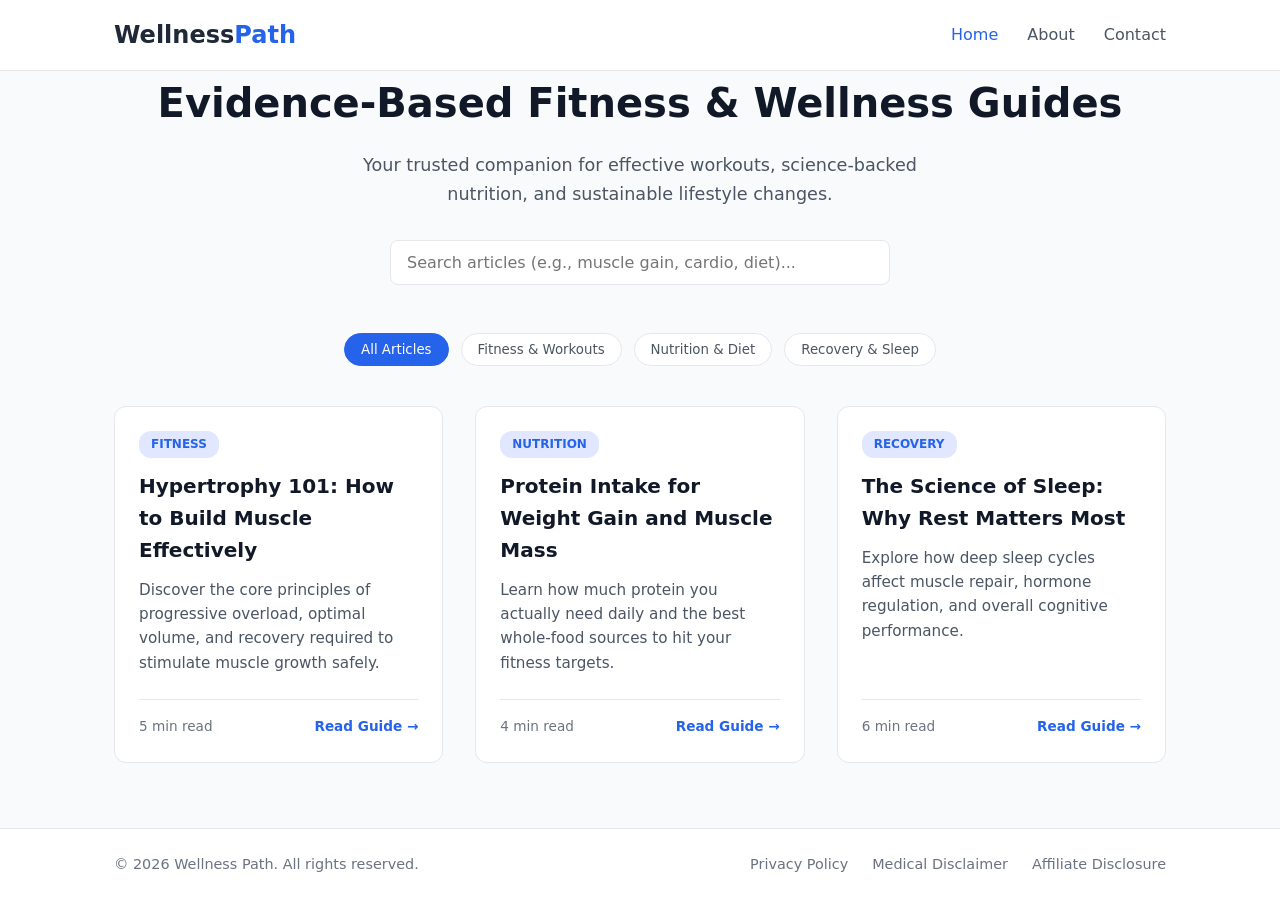
<file: frontend/index.html>
<!DOCTYPE html>
<html lang="en">
<head>
    <meta charset="UTF-8">
    <meta name="viewport" content="width=device-width, initial-scale=1.0">
    <title>Wellness Path - Expert Fitness & Health Guides</title>
    <link rel="stylesheet" href="style.css">
</head>
<body>
    <header>
        <div class="container nav-container">
            <a href="index.html" class="logo">Wellness<span>Path</span></a>
            <nav>
                <a href="index.html" class="active">Home</a>
                <a href="about.html">About</a>
                <a href="contact.html">Contact</a>
            </nav>
        </div>
    </header>

    <main class="container">
        <section class="hero">
            <h1>Evidence-Based Fitness & Wellness Guides</h1>
            <p>Your trusted companion for effective workouts, science-backed nutrition, and sustainable lifestyle changes.</p>
            <div class="search-box">
                <input type="text" id="searchInput" placeholder="Search articles (e.g., muscle gain, cardio, diet)...">
            </div>
        </section>

        <section class="categories">
            <button class="cat-btn active" data-category="all">All Articles</button>
            <button class="cat-btn" data-category="fitness">Fitness & Workouts</button>
            <button class="cat-btn" data-category="nutrition">Nutrition & Diet</button>
            <button class="cat-btn" data-category="recovery">Recovery & Sleep</button>
        </section>

        <section class="articles-grid" id="articlesGrid">
            <!-- Article Card 1 -->
            <article class="article-card" data-category="fitness">
                <div class="card-content">
                    <span class="badge">Fitness</span>
                    <h2>Hypertrophy 101: How to Build Muscle Effectively</h2>
                    <p class="excerpt">Discover the core principles of progressive overload, optimal volume, and recovery required to stimulate muscle growth safely.</p>
                    <div class="card-footer">
                        <span>5 min read</span>
                        <a href="#" class="read-more">Read Guide &rarr;</a>
                    </div>
                </div>
            </article>

            <!-- Article Card 2 -->
            <article class="article-card" data-category="nutrition">
                <div class="card-content">
                    <span class="badge">Nutrition</span>
                    <h2>Protein Intake for Weight Gain and Muscle Mass</h2>
                    <p class="excerpt">Learn how much protein you actually need daily and the best whole-food sources to hit your fitness targets.</p>
                    <div class="card-footer">
                        <span>4 min read</span>
                        <a href="#" class="read-more">Read Guide &rarr;</a>
                    </div>
                </div>
            </article>

            <!-- Article Card 3 -->
            <article class="article-card" data-category="recovery">
                <div class="card-content">
                    <span class="badge">Recovery</span>
                    <h2>The Science of Sleep: Why Rest Matters Most</h2>
                    <p class="excerpt">Explore how deep sleep cycles affect muscle repair, hormone regulation, and overall cognitive performance.</p>
                    <div class="card-footer">
                        <span>6 min read</span>
                        <a href="#" class="read-more">Read Guide &rarr;</a>
                    </div>
                </div>
            </article>
        </section>
    </main>

    <footer>
        <div class="container footer-content">
            <p>&copy; 2026 Wellness Path. All rights reserved.</p>
            <div class="footer-links">
                <a href="privacy.html">Privacy Policy</a>
                <a href="disclaimer.html">Medical Disclaimer</a>
                <a href="affiliate-disclosure.html">Affiliate Disclosure</a>
            </div>
        </div>
    </footer>

    <script src="script.js"></script>
</body>
</html>
</file>
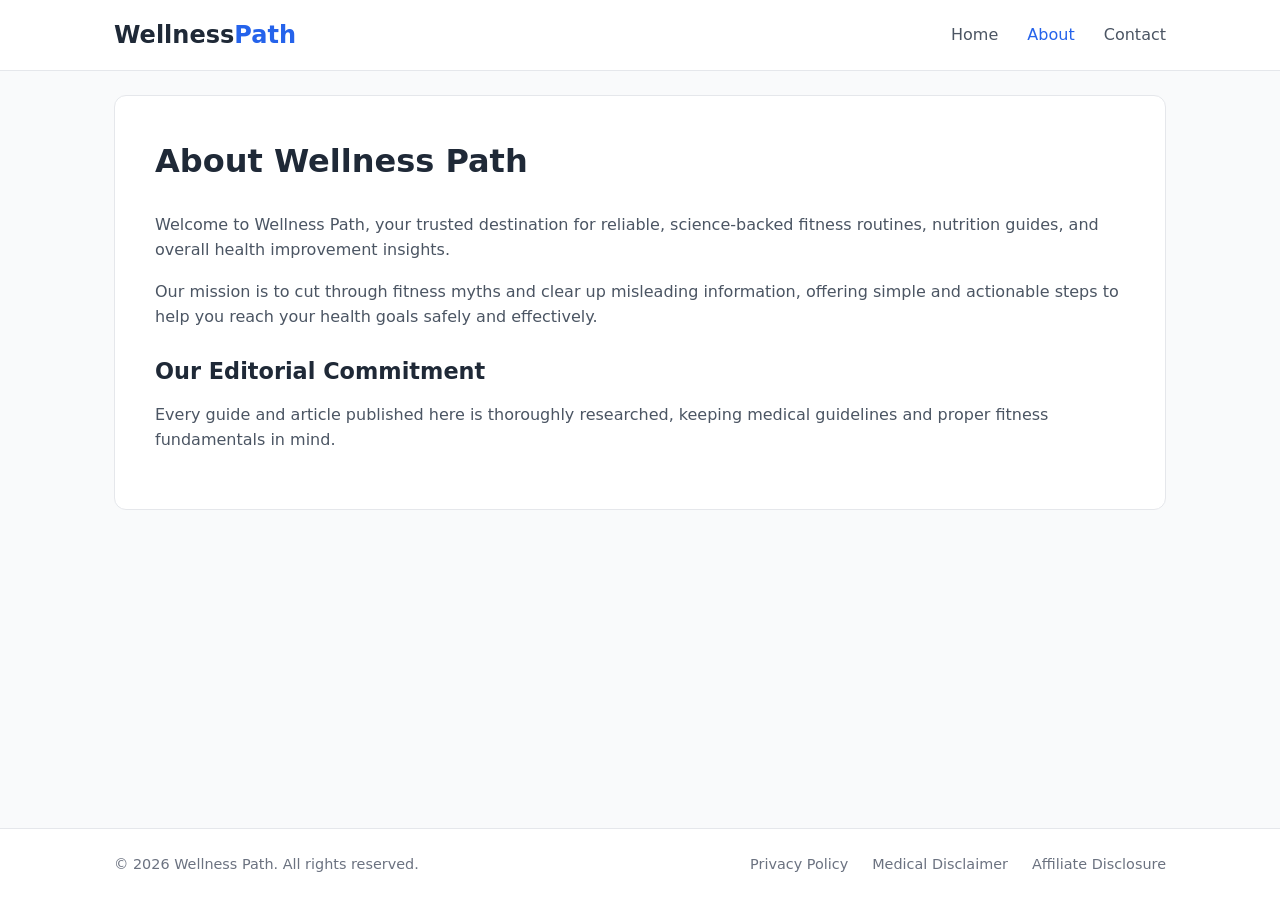
<file: frontend/about.html>
<!DOCTYPE html>
<html lang="en">
<head>
    <meta charset="UTF-8">
    <meta name="viewport" content="width=device-width, initial-scale=1.0">
    <title>About Us - Wellness Path</title>
    <link rel="stylesheet" href="style.css">
</head>
<body>
    <header>
        <div class="container nav-container">
            <a href="index.html" class="logo">Wellness<span>Path</span></a>
            <nav>
                <a href="index.html">Home</a>
                <a href="about.html" class="active">About</a>
                <a href="contact.html">Contact</a>
            </nav>
        </div>
    </header>

    <main class="container">
        <div class="content-page">
            <h1>About Wellness Path</h1>
            <p>Welcome to Wellness Path, your trusted destination for reliable, science-backed fitness routines, nutrition guides, and overall health improvement insights.</p>
            <p>Our mission is to cut through fitness myths and clear up misleading information, offering simple and actionable steps to help you reach your health goals safely and effectively.</p>
            
            <h2>Our Editorial Commitment</h2>
            <p>Every guide and article published here is thoroughly researched, keeping medical guidelines and proper fitness fundamentals in mind.</p>
        </div>
    </main>

    <footer>
        <div class="container footer-content">
            <p>&copy; 2026 Wellness Path. All rights reserved.</p>
            <div class="footer-links">
                <a href="privacy.html">Privacy Policy</a>
                <a href="disclaimer.html">Medical Disclaimer</a>
                <a href="affiliate-disclosure.html">Affiliate Disclosure</a>
            </div>
        </div>
    </footer>
</body>
</html>
</file>
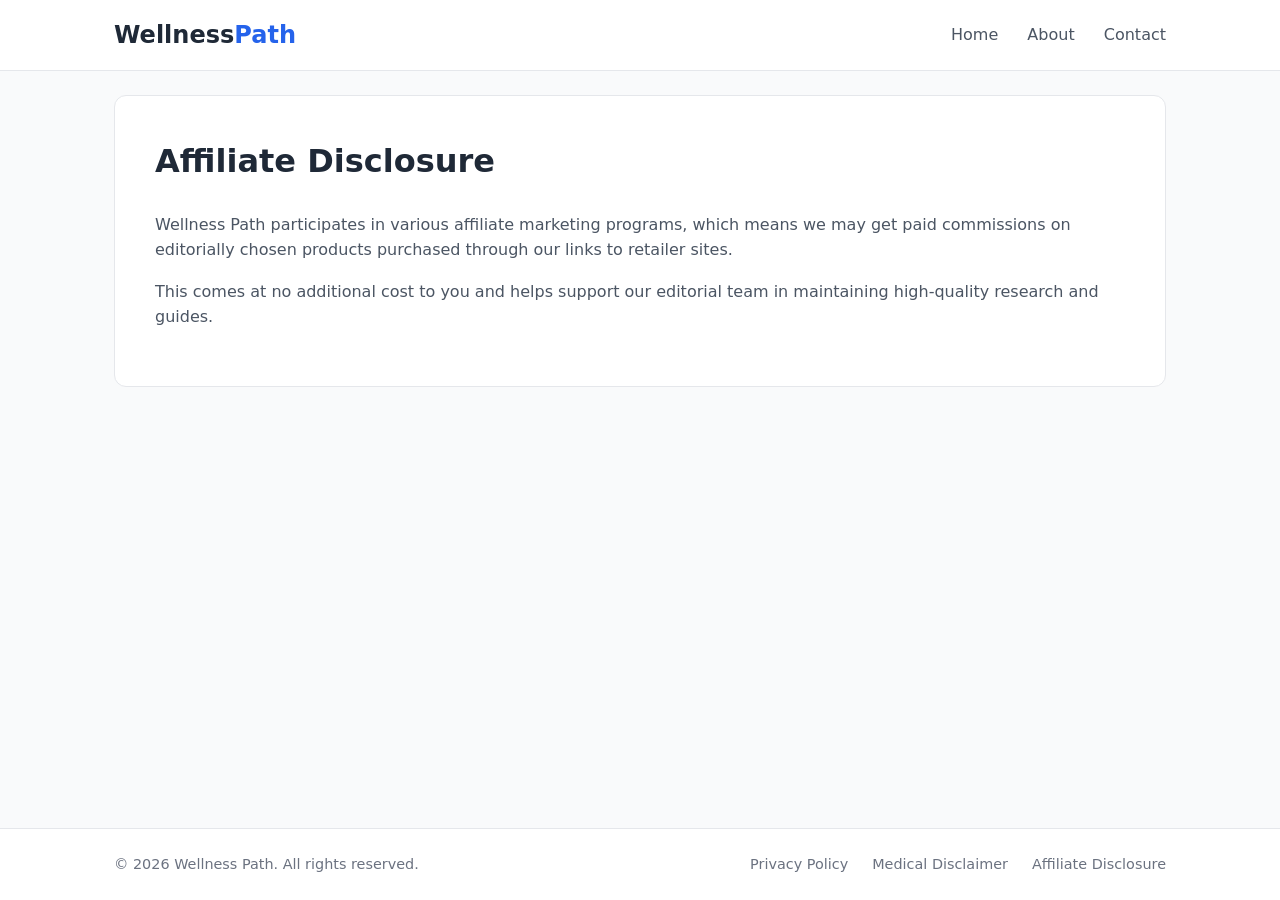
<file: frontend/affiliate-disclosure.html>
<!DOCTYPE html>
<html lang="en">
<head>
    <meta charset="UTF-8">
    <meta name="viewport" content="width=device-width, initial-scale=1.0">
    <title>Affiliate Disclosure - Wellness Path</title>
    <link rel="stylesheet" href="style.css">
</head>
<body>
    <header>
        <div class="container nav-container">
            <a href="index.html" class="logo">Wellness<span>Path</span></a>
            <nav>
                <a href="index.html">Home</a>
                <a href="about.html">About</a>
                <a href="contact.html">Contact</a>
            </nav>
        </div>
    </header>

    <main class="container">
        <div class="content-page">
            <h1>Affiliate Disclosure</h1>
            <p>Wellness Path participates in various affiliate marketing programs, which means we may get paid commissions on editorially chosen products purchased through our links to retailer sites.</p>
            <p>This comes at no additional cost to you and helps support our editorial team in maintaining high-quality research and guides.</p>
        </div>
    </main>

    <footer>
        <div class="container footer-content">
            <p>&copy; 2026 Wellness Path. All rights reserved.</p>
            <div class="footer-links">
                <a href="privacy.html">Privacy Policy</a>
                <a href="disclaimer.html">Medical Disclaimer</a>
                <a href="affiliate-disclosure.html">Affiliate Disclosure</a>
            </div>
        </div>
    </footer>
</body>
</html>
</file>
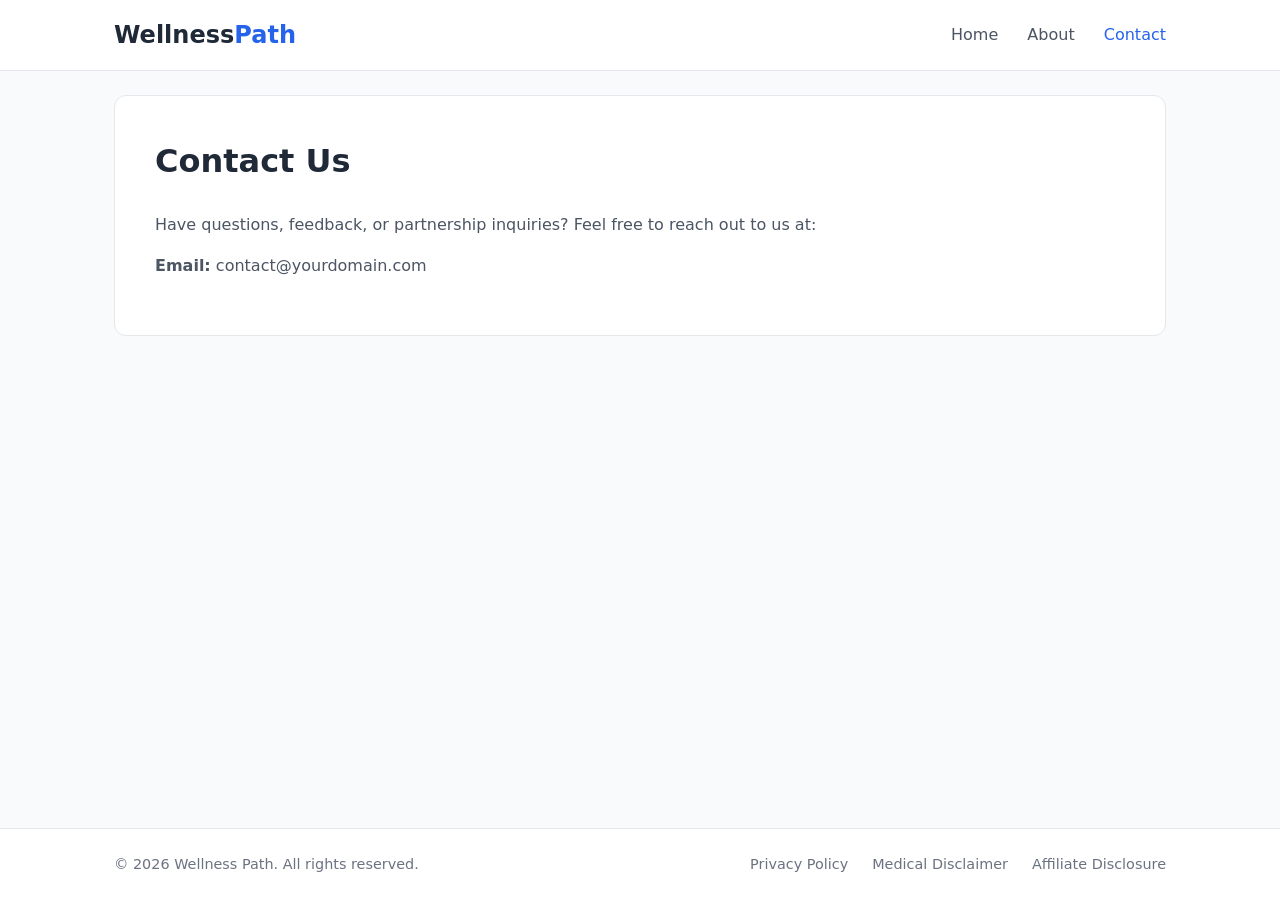
<file: frontend/contact.html>
<!DOCTYPE html>
<html lang="en">
<head>
    <meta charset="UTF-8">
    <meta name="viewport" content="width=device-width, initial-scale=1.0">
    <title>Contact Us - Wellness Path</title>
    <link rel="stylesheet" href="style.css">
</head>
<body>
    <header>
        <div class="container nav-container">
            <a href="index.html" class="logo">Wellness<span>Path</span></a>
            <nav>
                <a href="index.html">Home</a>
                <a href="about.html">About</a>
                <a href="contact.html" class="active">Contact</a>
            </nav>
        </div>
    </header>

    <main class="container">
        <div class="content-page">
            <h1>Contact Us</h1>
            <p>Have questions, feedback, or partnership inquiries? Feel free to reach out to us at:</p>
            <p><strong>Email:</strong> contact@yourdomain.com</p>
        </div>
    </main>

    <footer>
        <div class="container footer-content">
            <p>&copy; 2026 Wellness Path. All rights reserved.</p>
            <div class="footer-links">
                <a href="privacy.html">Privacy Policy</a>
                <a href="disclaimer.html">Medical Disclaimer</a>
                <a href="affiliate-disclosure.html">Affiliate Disclosure</a>
            </div>
        </div>
    </footer>
</body>
</html>
</file>
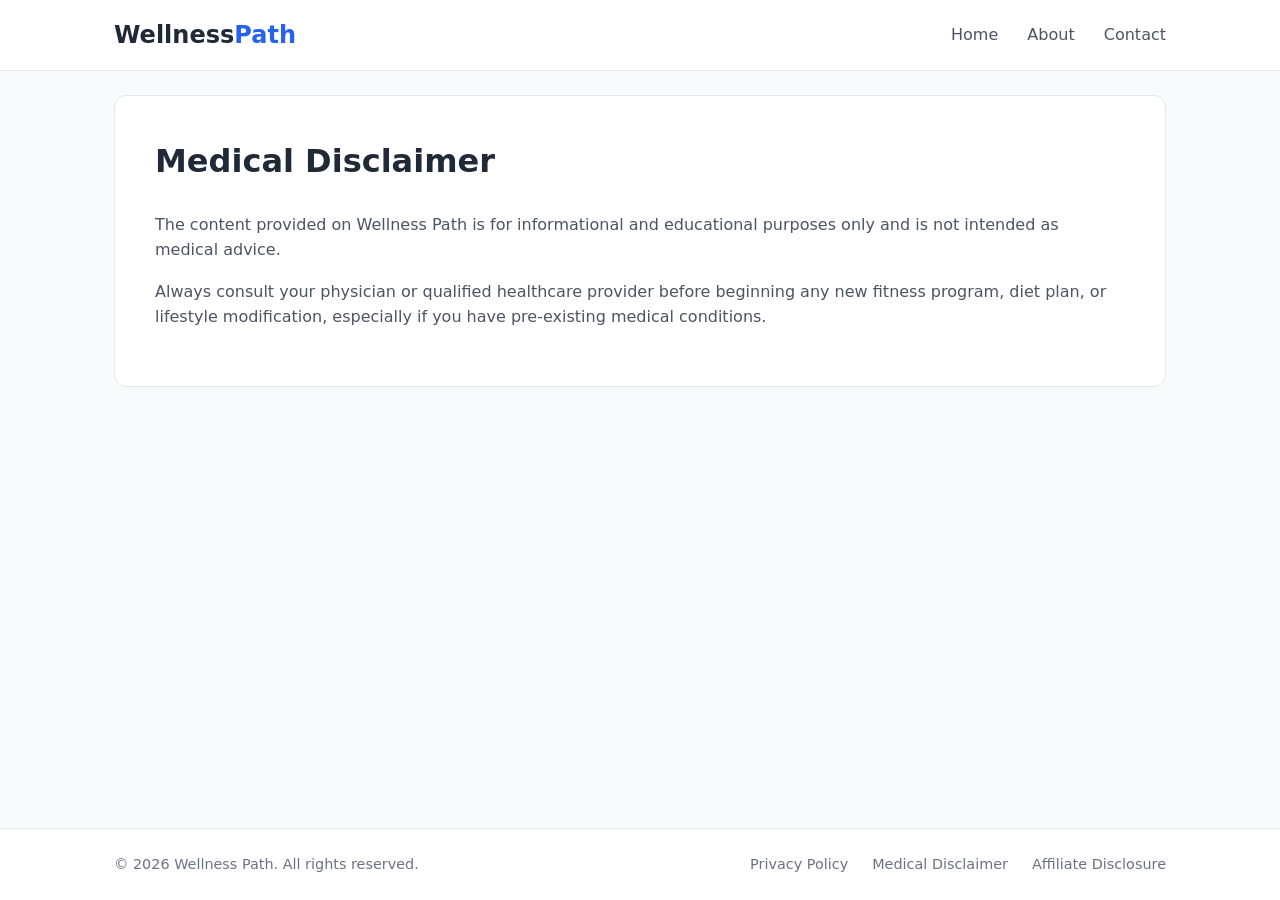
<file: frontend/disclaimer.html>
<!DOCTYPE html>
<html lang="en">
<head>
    <meta charset="UTF-8">
    <meta name="viewport" content="width=device-width, initial-scale=1.0">
    <title>Medical Disclaimer - Wellness Path</title>
    <link rel="stylesheet" href="style.css">
</head>
<body>
    <header>
        <div class="container nav-container">
            <a href="index.html" class="logo">Wellness<span>Path</span></a>
            <nav>
                <a href="index.html">Home</a>
                <a href="about.html">About</a>
                <a href="contact.html">Contact</a>
            </nav>
        </div>
    </header>

    <main class="container">
        <div class="content-page">
            <h1>Medical Disclaimer</h1>
            <p>The content provided on Wellness Path is for informational and educational purposes only and is not intended as medical advice.</p>
            <p>Always consult your physician or qualified healthcare provider before beginning any new fitness program, diet plan, or lifestyle modification, especially if you have pre-existing medical conditions.</p>
        </div>
    </main>

    <footer>
        <div class="container footer-content">
            <p>&copy; 2026 Wellness Path. All rights reserved.</p>
            <div class="footer-links">
                <a href="privacy.html">Privacy Policy</a>
                <a href="disclaimer.html">Medical Disclaimer</a>
                <a href="affiliate-disclosure.html">Affiliate Disclosure</a>
            </div>
        </div>
    </footer>
</body>
</html>
</file>
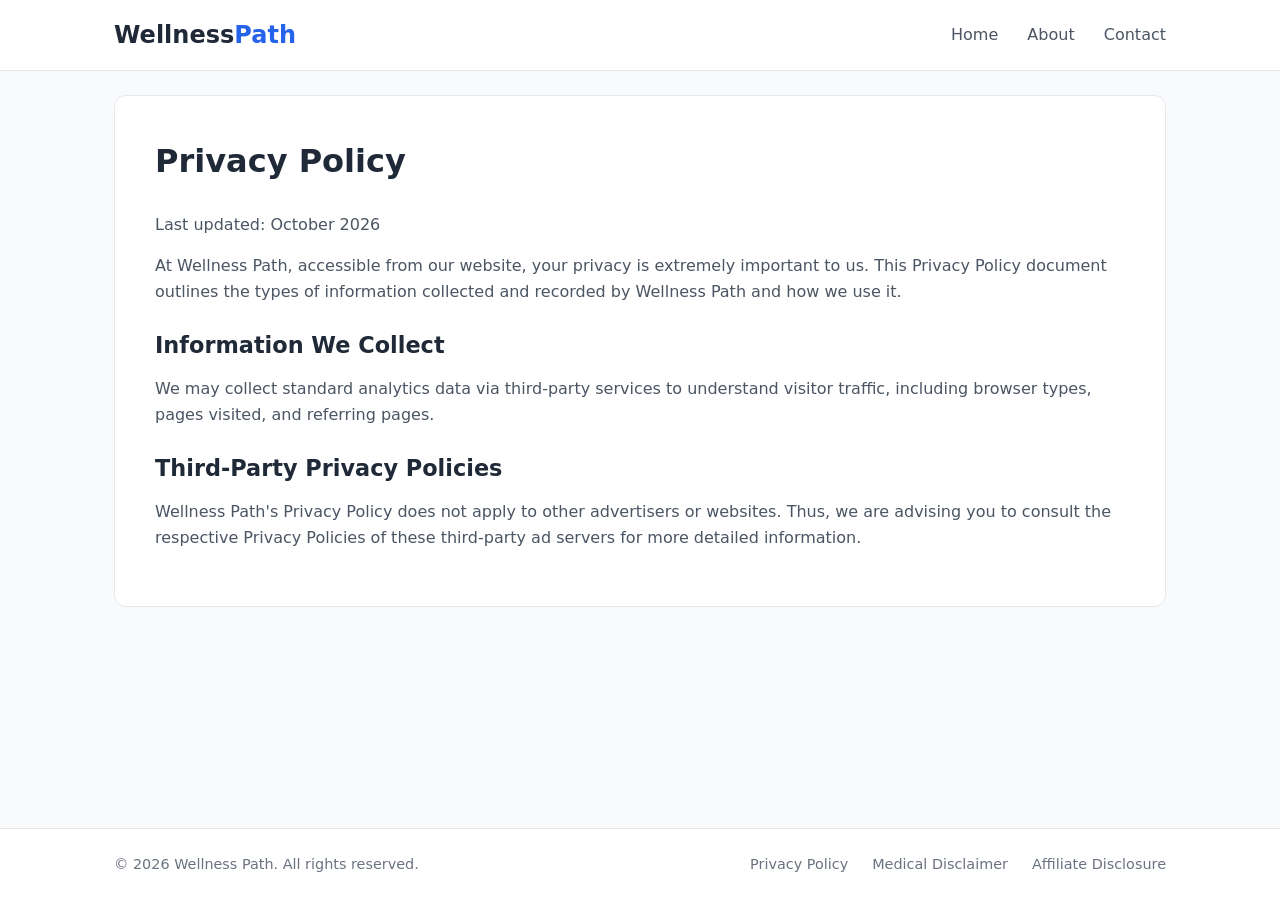
<file: frontend/privacy.html>
<!DOCTYPE html>
<html lang="en">
<head>
    <meta charset="UTF-8">
    <meta name="viewport" content="width=device-width, initial-scale=1.0">
    <title>Privacy Policy - Wellness Path</title>
    <link rel="stylesheet" href="style.css">
</head>
<body>
    <header>
        <div class="container nav-container">
            <a href="index.html" class="logo">Wellness<span>Path</span></a>
            <nav>
                <a href="index.html">Home</a>
                <a href="about.html">About</a>
                <a href="contact.html">Contact</a>
            </nav>
        </div>
    </header>

    <main class="container">
        <div class="content-page">
            <h1>Privacy Policy</h1>
            <p>Last updated: October 2026</p>
            <p>At Wellness Path, accessible from our website, your privacy is extremely important to us. This Privacy Policy document outlines the types of information collected and recorded by Wellness Path and how we use it.</p>
            
            <h2>Information We Collect</h2>
            <p>We may collect standard analytics data via third-party services to understand visitor traffic, including browser types, pages visited, and referring pages.</p>
            
            <h2>Third-Party Privacy Policies</h2>
            <p>Wellness Path's Privacy Policy does not apply to other advertisers or websites. Thus, we are advising you to consult the respective Privacy Policies of these third-party ad servers for more detailed information.</p>
        </div>
    </main>

    <footer>
        <div class="container footer-content">
            <p>&copy; 2026 Wellness Path. All rights reserved.</p>
            <div class="footer-links">
                <a href="privacy.html">Privacy Policy</a>
                <a href="disclaimer.html">Medical Disclaimer</a>
                <a href="affiliate-disclosure.html">Affiliate Disclosure</a>
            </div>
        </div>
    </footer>
</body>
</html>
</file>
<file: frontend/style.css>
:root {
    --primary: #2563eb;
    --primary-dark: #1d4ed8;
    --text: #1f2937;
    --bg: #f9fafb;
    --card-bg: #ffffff;
    --border: #e5e7eb;
}

* {
    margin: 0;
    padding: 0;
    box-sizing: border-box;
    font-family: system-ui, -apple-system, BlinkMacSystemFont, "Segoe UI", Roboto, sans-serif;
}

body {
    background-color: var(--bg);
    color: var(--text);
    line-height: 1.6;
    display: flex;
    flex-direction: column;
    min-height: 100vh;
}

.container {
    width: 100%;
    max-width: 1100px;
    margin: 0 auto;
    padding: 0 1.5rem;
}

header {
    background: var(--card-bg);
    border-bottom: 1px solid var(--border);
    padding: 1rem 0;
    position: sticky;
    top: 0;
    z-index: 10;
}

.nav-container {
    display: flex;
    justify-content: space-between;
    align-items: center;
}

.logo {
    font-size: 1.5rem;
    font-weight: 700;
    text-decoration: none;
    color: var(--text);
}

.logo span {
    color: var(--primary);
}

nav a {
    text-decoration: none;
    color: #4b5563;
    margin-left: 1.5rem;
    font-weight: 500;
}

nav a:hover, nav a.active {
    color: var(--primary);
}

main {
    flex: 1;
    padding: 2.5rem 0;
}

.hero {
    text-align: center;
    margin-bottom: 3rem;
}

.hero h1 {
    font-size: 2.5rem;
    margin-bottom: 1rem;
    color: #111827;
}

.hero p {
    color: #4b5563;
    font-size: 1.1rem;
    max-width: 600px;
    margin: 0 auto 2rem;
}

.search-box input {
    width: 100%;
    max-width: 500px;
    padding: 0.75rem 1rem;
    border: 1px solid var(--border);
    border-radius: 8px;
    font-size: 1rem;
    outline: none;
    transition: border-color 0.2s;
}

.search-box input:focus {
    border-color: var(--primary);
}

.categories {
    display: flex;
    justify-content: center;
    gap: 0.75rem;
    margin-bottom: 2.5rem;
    flex-wrap: wrap;
}

.cat-btn {
    background: var(--card-bg);
    border: 1px solid var(--border);
    padding: 0.5rem 1rem;
    border-radius: 20px;
    cursor: pointer;
    font-weight: 500;
    color: #4b5563;
    transition: all 0.2s;
}

.cat-btn:hover, .cat-btn.active {
    background: var(--primary);
    color: white;
    border-color: var(--primary);
}

.articles-grid {
    display: grid;
    grid-template-columns: repeat(auto-fit, minmax(320px, 1fr));
    gap: 2rem;
}

.article-card {
    background: var(--card-bg);
    border: 1px solid var(--border);
    border-radius: 12px;
    overflow: hidden;
    display: flex;
    flex-direction: column;
    transition: transform 0.2s, box-shadow 0.2s;
}

.article-card:hover {
    transform: translateY(-4px);
    box-shadow: 0 10px 15px -3px rgba(0, 0, 0, 0.05);
}

.card-content {
    padding: 1.5rem;
    display: flex;
    flex-direction: column;
    flex: 1;
}

.badge {
    align-self: flex-start;
    background: #e0e7ff;
    color: var(--primary);
    font-size: 0.75rem;
    font-weight: 600;
    padding: 0.25rem 0.75rem;
    border-radius: 12px;
    margin-bottom: 0.75rem;
    text-transform: uppercase;
}

.article-card h2 {
    font-size: 1.25rem;
    margin-bottom: 0.75rem;
    color: #111827;
}

.excerpt {
    color: #4b5563;
    font-size: 0.95rem;
    margin-bottom: 1.5rem;
    flex: 1;
}

.card-footer {
    display: flex;
    justify-content: space-between;
    align-items: center;
    border-top: 1px solid var(--border);
    padding-top: 1rem;
    font-size: 0.85rem;
    color: #6b7280;
}

.read-more {
    text-decoration: none;
    color: var(--primary);
    font-weight: 600;
}

.read-more:hover {
    text-decoration: underline;
}

.content-page {
    background: var(--card-bg);
    border: 1px solid var(--border);
    padding: 2.5rem;
    border-radius: 12px;
    margin: 1.5rem 0;
}

.content-page h1 {
    font-size: 2rem;
    margin-bottom: 1.5rem;
}

.content-page h2 {
    font-size: 1.4rem;
    margin: 1.5rem 0 0.75rem;
}

.content-page p {
    margin-bottom: 1rem;
    color: #4b5563;
}

footer {
    background: var(--card-bg);
    border-top: 1px solid var(--border);
    padding: 1.5rem 0;
    margin-top: auto;
}

.footer-content {
    display: flex;
    justify-content: space-between;
    align-items: center;
    flex-wrap: wrap;
    gap: 1rem;
    font-size: 0.9rem;
    color: #6b7280;
}

.footer-links {
    display: flex;
    gap: 1.5rem;
}

.footer-links a {
    text-decoration: none;
    color: #6b7280;
}

.footer-links a:hover {
    color: var(--primary);
}

@media (max-width: 640px) {
    .hero h1 {
        font-size: 2rem;
    }
    .footer-content {
        flex-direction: column;
        text-align: center;
    }
}
</file>
